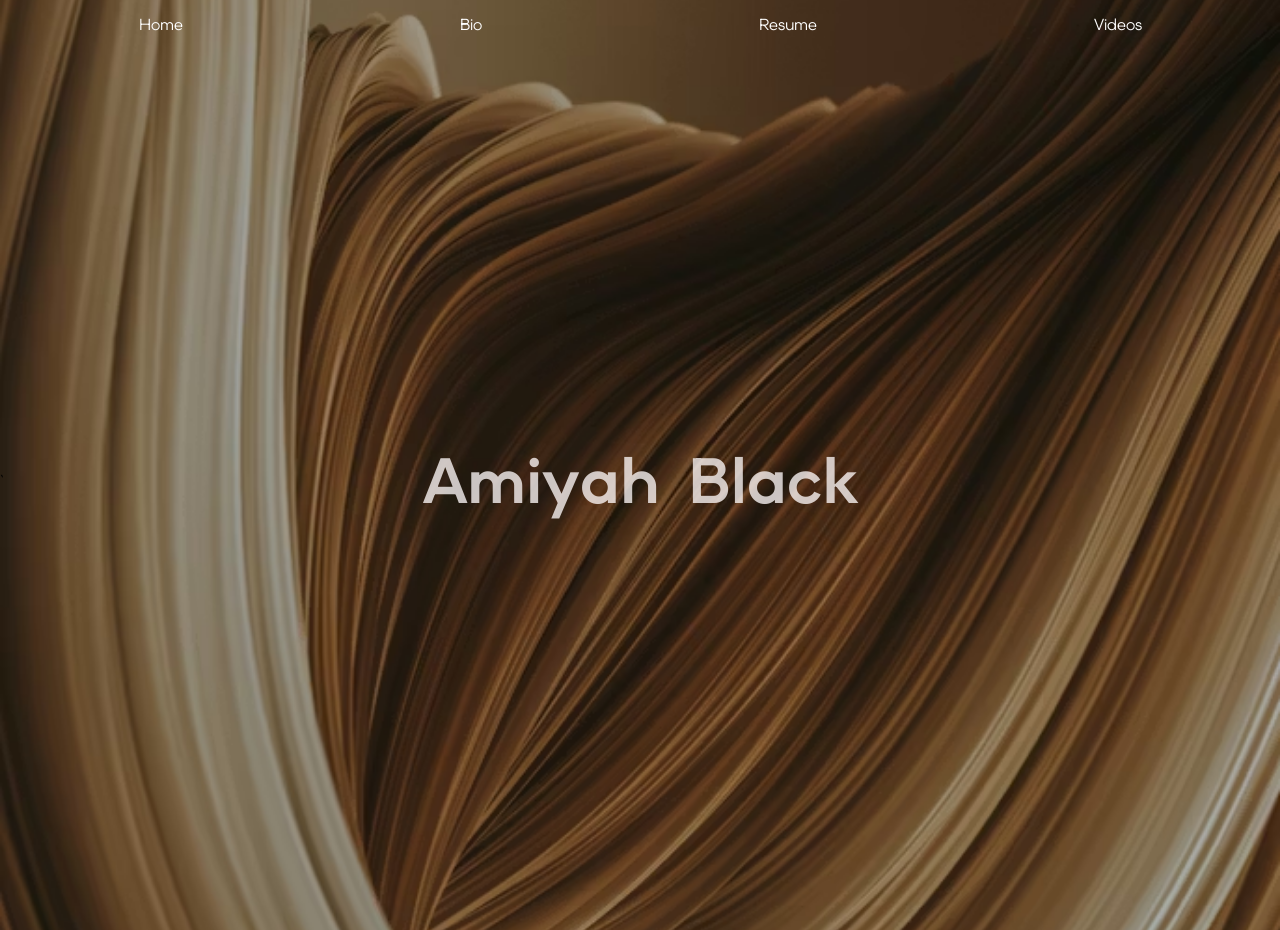
<file: index.html>
<!-- Final Project
Requirements
[ yes ] Customized HTML Page #1
[ yes ] Customized HTML Page #2 
[ yes ] Customized HTML Page #3
[ yes ] Customized HTML Page #4

Select ONE Additional Feature to Add  
[ yes ] Feature 1 - Google Font
[ no ] Feature 2 - Include jQuery
[ no ] Feature 3 - Embed Code from Spotify/Google Docs/YouTube
[ no ] Feature 4 - Customized HTML Page #5
-->


<!DOCTYPE html>
<html>
  <head>

`   <link rel="preconnect" href="https://fonts.googleapis.com">
<link rel="preconnect" href="https://fonts.gstatic.com" crossorigin>
<link href="https://fonts.googleapis.com/css2?family=Elms+Sans:ital,wght@0,100..900;1,100..900&display=swap" rel="stylesheet">

    <meta charset="utf-8" />
    <title>Final Portfolio Project</title>
    <link href="style.css" rel="stylesheet" type="text/css" />
    <style>
      /* Styling Only Related To THIS Page */
      /*~~~~~ Taken From:
      https://www.w3schools.com/howto/howto_css_parallax.asp*/
      html {
        /* The image used */
        background-image: url("images/brown picture.avif");

        /* Set a specific height */
        min-height: 500px;

        /* Create the parallax scrolling effect */
        background-attachment: fixed;
        background-position: center;
        background-repeat: no-repeat;
        background-size: cover;
      }

      body {
        display: flex;
        justify-content: center;
        align-items: center;
        min-height: 100vh;
        margin: 0;
        font-family: "Elms Sans", sans-serif;
      }
      

    </style>
  </head>
  <body>
    <!-- ⬆⬆⬆⬆ Nav Bar -->
    <ul>
      <li><a class="active" href="index.html">Home</a></li>
      <li><a href="bio.html">Bio</a></li>
      <li><a href="resume.html">Resume</a></li>
      <li><a href="videos.html">Videos</a></li>
      
      
    </ul>

    <!-- ⬇⬇⬇⬇⬇⬇ Main Page Content -->
    <h1>Amiyah Black</h1>
   

   
  </body>
</html>
</file>
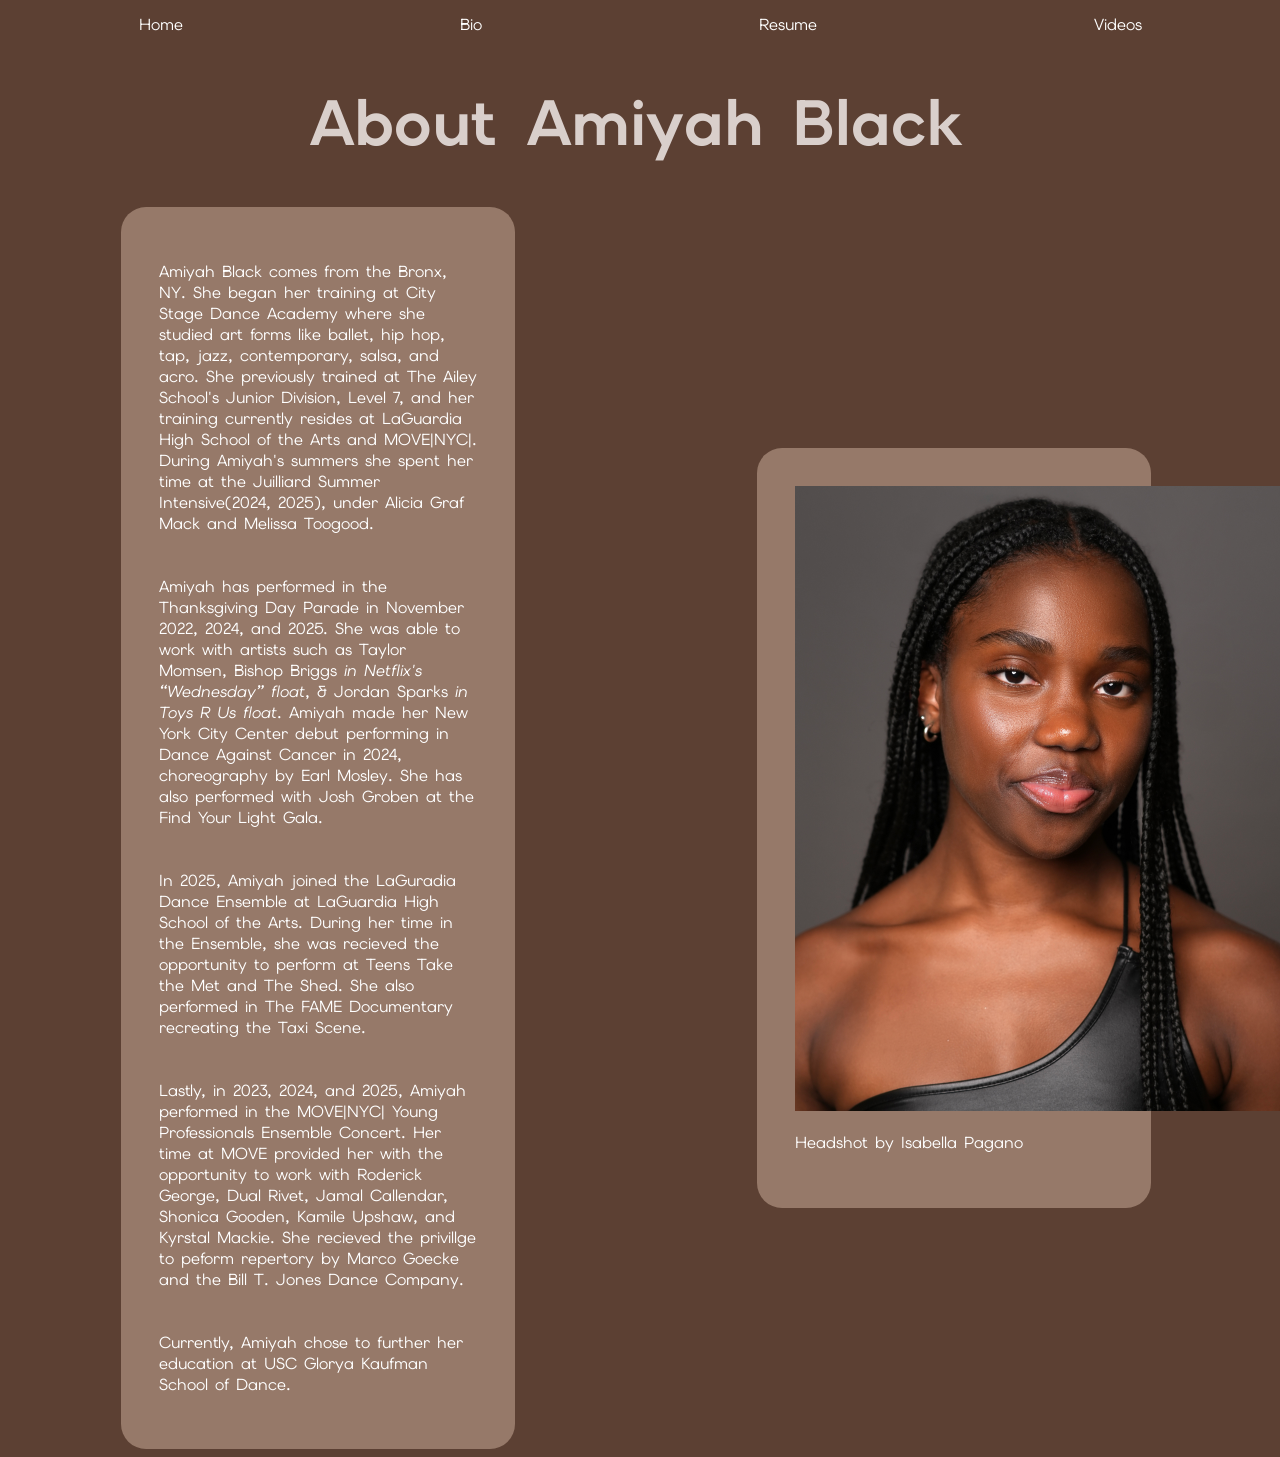
<file: bio.html>
<!DOCTYPE html>
<html>
  <head>

    <link rel="preconnect" href="https://fonts.googleapis.com">
<link rel="preconnect" href="https://fonts.gstatic.com" crossorigin>
<link href="https://fonts.googleapis.com/css2?family=Elms+Sans:ital,wght@0,100..900;1,100..900&display=swap" rel="stylesheet">

    <meta charset="utf-8" />
    <title>Final Project - About Me</title>
    <link href="style.css" rel="stylesheet" type="text/css" />
    <style>
      .parent-flex{
        display: flex;
        margin: auto;
        justify-content: space-around;
        align-items: center;
        
      }
      .child-flex {
        background-color:rgb(150, 121, 105);
        width: 25%;
        padding: 3%;
        border-radius: 25px;

      }
      .parent-flex img{
        width: 500px;
        
      }

      body {
        background-color: rgba(92, 64, 51);
        font-family: "Elms Sans", sans-serif;
        color: rgb(255, 255, 255);
      }
    </style>
  </head>
  <body>
    <!-- ⬆⬆⬆⬆ Nav Bar -->
    <ul>
      <li><a href="index.html">Home</a></li>
      <li><a class="active" href="bio.html">Bio</a></li>
      <li><a href="resume.html">Resume</a></li>
      <li><a href="videos.html">Videos</a></li>
      
     
    </ul>

    <!-- ⬇⬇⬇⬇⬇⬇ Main Page Content -->
    <h1>About Amiyah Black</h1>
    <div class="parent-flex">
      
      <div class="child-flex">
        <p>
          Amiyah Black comes from the Bronx, NY. She began her training at City Stage Dance Academy where she studied art forms like ballet, hip hop, tap, jazz, contemporary, salsa, and acro. She previously trained at The Ailey School's Junior Division, Level 7, and her training currently resides at LaGuardia High School of the Arts and MOVE|NYC|. During Amiyah's summers she spent her time at the Juilliard Summer Intensive(2024, 2025), under Alicia Graf Mack and Melissa Toogood.<br><br><br>

    
          Amiyah has performed in the Thanksgiving Day Parade in November 2022, 2024, and 2025. She was able to work with artists such as  Taylor Momsen, Bishop Briggs <em>in Netflix's “Wednesday” float</em>, & Jordan Sparks <em>in Toys R Us float</em>. Amiyah made her New York City Center debut performing in Dance Against Cancer in 2024, choreography by Earl Mosley. She has also performed with Josh Groben at the Find Your Light Gala. <br><br><br>


          In 2025, Amiyah joined the LaGuradia Dance Ensemble at LaGuardia High School of the Arts. During her time in the Ensemble, she was recieved the opportunity to perform at Teens Take the Met and The Shed. She also performed in The FAME Documentary recreating the Taxi Scene. <br><br><br>

          
          Lastly, in 2023, 2024, and 2025, Amiyah performed in the MOVE|NYC| Young Professionals Ensemble Concert. Her time at MOVE provided her with the opportunity to work with Roderick George, Dual Rivet, Jamal Callendar, Shonica Gooden, Kamile Upshaw, and Kyrstal Mackie. She recieved the privillge to peform repertory by Marco Goecke and the Bill T. Jones Dance Company.<br><br><br>

          Currently, Amiyah chose to further her education at USC Glorya Kaufman School of Dance. 

        </p>
      </div>

         <div class="child-flex">
            <img
              src="images/Headshot_AmiyahBlack 2 (1).jpg" 
            />

            <p> Headshot by Isabella Pagano</p>
              
        </div>
      
    </div>
  </body>
</html>
</file>
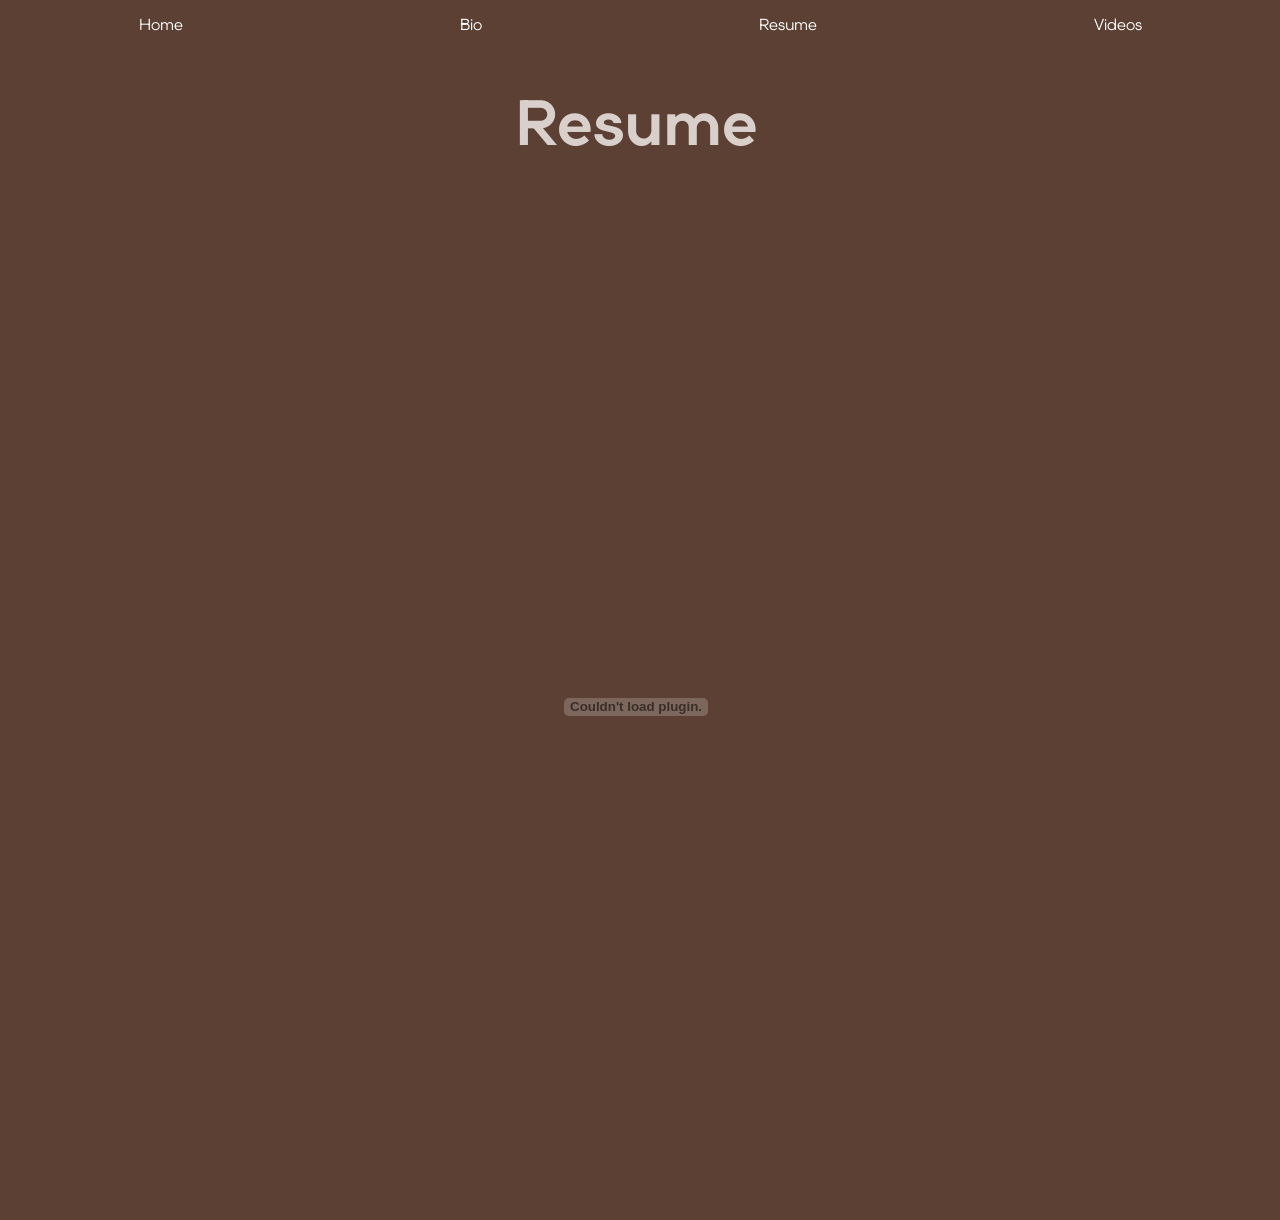
<file: resume.html>
<!DOCTYPE html>
<html>
  <head>

<link rel="preconnect" href="https://fonts.googleapis.com">
<link rel="preconnect" href="https://fonts.gstatic.com" crossorigin>
<link href="https://fonts.googleapis.com/css2?family=Elms+Sans:ital,wght@0,100..900;1,100..900&display=swap" rel="stylesheet">

    <meta charset="utf-8" />
    <title>Final Project - Resume</title>
    <link href="style.css" rel="stylesheet" type="text/css" />
    <style>

      body {
        background-color: rgba(92, 64, 51);
        font-family: "Elms Sans", sans-serif;
        color: rgb(255, 255, 255);
      }

    </style>
  </head>
  <body>
    <!-- ⬆⬆⬆⬆ Nav Bar -->
    <ul>
      <li><a href="index.html">Home</a></li>
      <li><a href="bio.html">Bio</a></li>
      <li><a class="active" href="resume.html">Resume</a></li>
      <li><a href="videos.html">Videos</a></li>
    </ul>
    <!-- ⬇⬇⬇⬇⬇⬇ Main Page Content -->
    <h1>Resume</h1>
    <center>
    <embed src="images/Resume.pdf" width="80%" height="1000px" type="application/pdf">
      </center>
   
</object>


  </body>
</html>
</file>
<file: style.css>
/* Styling Only Related To ALL Pages */

body {
  padding-top: 30px;
  margin-left: 0px;
}
/* ⬆⬆⬆⬆ Nav Bar Styling 
~~~~~ Taken From: 
https://www.w3schools.com/css/css_navbar_horizontal.asp */
ul {
  list-style-type: none;
  margin: 0;
  padding: 0;
  overflow: hidden;
  background-color: #33333300;
  position: fixed;
  top: 0;
  width: 100%;
  z-index: 999;
  display:flex;
  justify-content: space-around;
}

li {
  float: left;
  /* margin-left: 15%; */
}

li a {
  display: block;
  color: white;
  text-align: center;
  padding: 14px 16px;
  text-decoration: none;
}

li a:hover:not(.active) {
  background-color: rgba(112, 55, 55, 0.76);
}

.active {
  background-color: rgba(255, 255, 255, 0);
}

h1 {
  width: 100%;
  text-align: center;
  font-size: 4em;
  color: rgba(255, 250, 250, 0.767);
}
</file>
